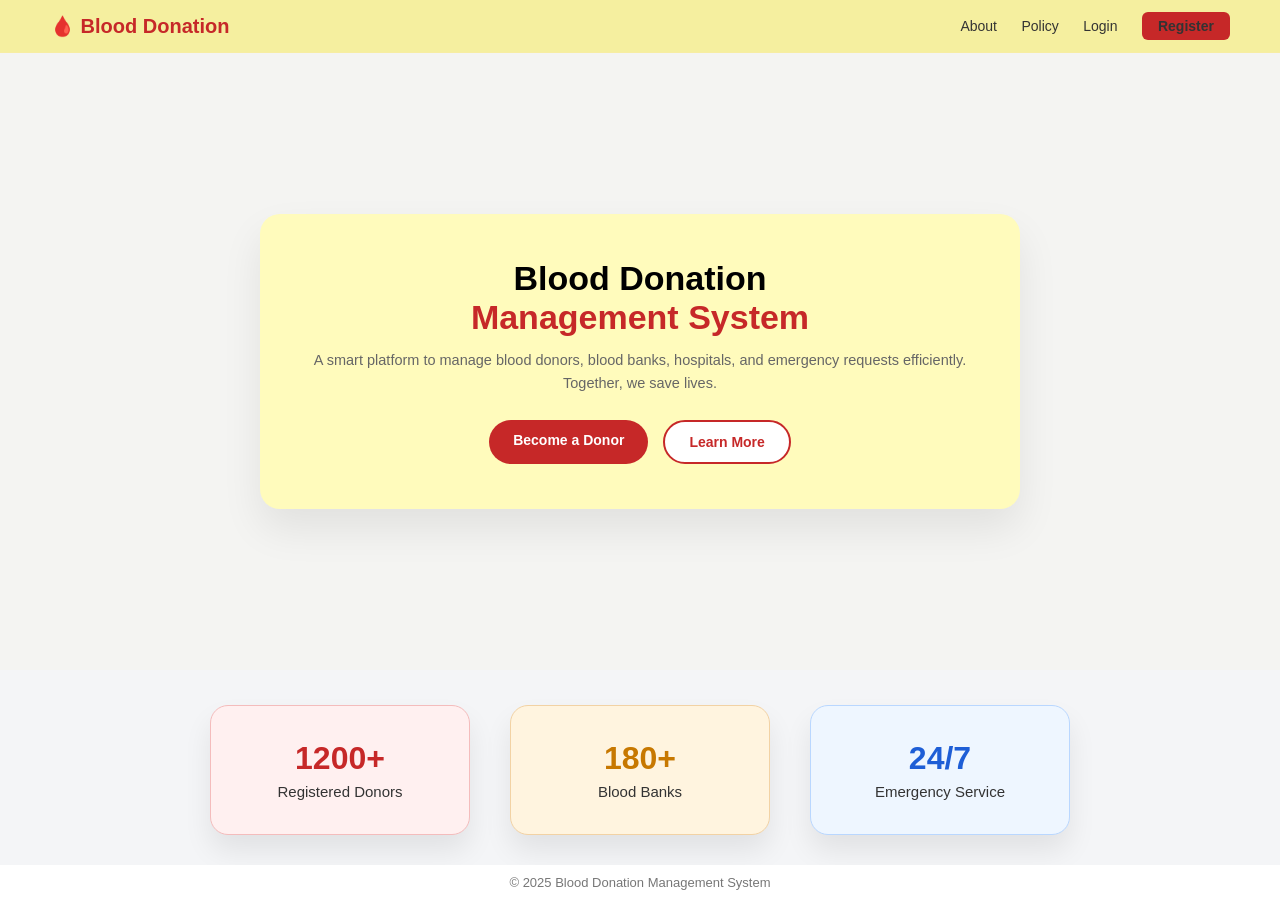
<file: index.html>
<!DOCTYPE html>
<html lang="en">
<head>
    <meta charset="UTF-8">
    <title>Blood Donation Management System</title>
    <link rel="stylesheet" href="index.css">
</head>
<body>

<!-- Header -->
<header class="header">
    <div class="logo">🩸 Blood Donation</div>
    <nav>
        <a href="#">About</a>
        <a href="#">Policy</a>
        <a href="login.html">Login</a>
        <a href="register.html" class="register-btn">Register</a>
    </nav>
</header>

<!-- Hero Section -->
<section class="hero">
    <div class="hero-card">
        <h1>
            Blood Donation <br>
            <span>Management System</span>
        </h1>

        <p>
            A smart platform to manage blood donors, blood banks, hospitals,
            and emergency requests efficiently. Together, we save lives.
        </p>

        <div class="hero-buttons">
            <a href="register.html" class="btn primary">Become a Donor</a>
            <a href="#" class="btn secondary">Learn More</a>
        </div>
    </div>
</section>

<!-- Stats Section -->
<section class="stats-wrapper">
    <div class="stats-card red">
        <h2>1200+</h2>
        <p>Registered Donors</p>
    </div>

    <div class="stats-card yellow">
        <h2>180+</h2>
        <p>Blood Banks</p>
    </div>

    <div class="stats-card blue">
        <h2>24/7</h2>
        <p>Emergency Service</p>
    </div>
</section>

<!-- Footer -->
<footer class="footer">
    © 2025 Blood Donation Management System
</footer>

</body>
</html>
</file>
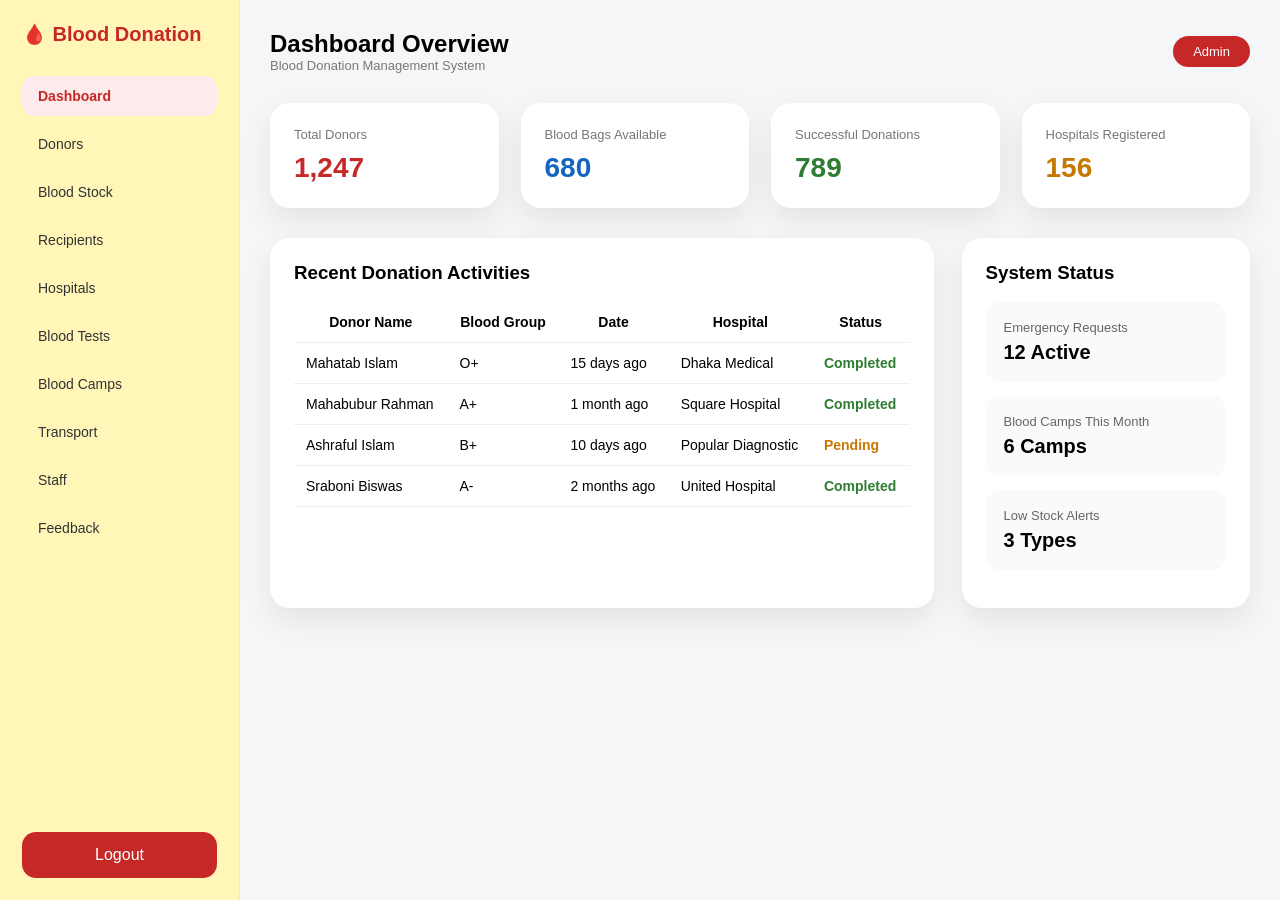
<file: dashboard.html>
<!DOCTYPE html>
<html lang="en">
<head>
    <meta charset="UTF-8">
    <title>Dashboard | Blood Donation Management System</title>
    <link rel="stylesheet" href="dashboard.css">
</head>
<body>

<div class="layout">

    <!-- Sidebar -->
    <aside class="sidebar">
        <h2 class="brand">🩸 Blood Donation</h2>

        <ul class="menu">
            <li class="active">Dashboard</li>
            <li>Donors</li>
            <li>Blood Stock</li>
            <li>Recipients</li>
            <li>Hospitals</li>
            <li>Blood Tests</li>
            <li>Blood Camps</li>
            <li>Transport</li>
            <li>Staff</li>
            <li>Feedback</li>
        </ul>

        <div class="logout">Logout</div>
    </aside>

    <!-- Main -->
    <main class="main">

        <!-- Topbar -->
        <div class="topbar">
            <div>
                <h1>Dashboard Overview</h1>
                <p class="subtitle">Blood Donation Management System</p>
            </div>
            <div class="profile">Admin</div>
        </div>

        <!-- Summary Cards -->
        <section class="stats">
            <div class="stat-card red">
                <p>Total Donors</p>
                <h2>1,247</h2>
            </div>

            <div class="stat-card blue">
                <p>Blood Bags Available</p>
                <h2>680</h2>
            </div>

            <div class="stat-card green">
                <p>Successful Donations</p>
                <h2>789</h2>
            </div>

            <div class="stat-card orange">
                <p>Hospitals Registered</p>
                <h2>156</h2>
            </div>
        </section>

        <!-- Bottom Section -->
        <section class="dashboard-bottom">

            <!-- Recent Activities -->
            <div class="panel">
                <h3>Recent Donation Activities</h3>

                <table class="data-table">
                    <thead>
                        <tr>
                            <th>Donor Name</th>
                            <th>Blood Group</th>
                            <th>Date</th>
                            <th>Hospital</th>
                            <th>Status</th>
                        </tr>
                    </thead>
                    <tbody>
                        <tr>
                            <td>Mahatab Islam</td>
                            <td>O+</td>
                            <td>15 days ago</td>
                            <td>Dhaka Medical</td>
                            <td class="success">Completed</td>
                        </tr>
                        <tr>
                            <td>Mahabubur Rahman</td>
                            <td>A+</td>
                            <td>1 month ago</td>
                            <td>Square Hospital</td>
                            <td class="success">Completed</td>
                        </tr>
                        <tr>
                            <td>Ashraful Islam</td>
                            <td>B+</td>
                            <td>10 days ago</td>
                            <td>Popular Diagnostic</td>
                            <td class="pending">Pending</td>
                        </tr>
                        <tr>
                            <td>Sraboni Biswas</td>
                            <td>A-</td>
                            <td>2 months ago</td>
                            <td>United Hospital</td>
                            <td class="success">Completed</td>
                        </tr>
                    </tbody>
                </table>
            </div>

            <!-- Quick Status -->
            <div class="panel">
                <h3>System Status</h3>

                <div class="status-box">
                    <p>Emergency Requests</p>
                    <h2>12 Active</h2>
                </div>

                <div class="status-box">
                    <p>Blood Camps This Month</p>
                    <h2>6 Camps</h2>
                </div>

                <div class="status-box">
                    <p>Low Stock Alerts</p>
                    <h2>3 Types</h2>
                </div>
            </div>

        </section>

    </main>

</div>

</body>
</html>
</file>
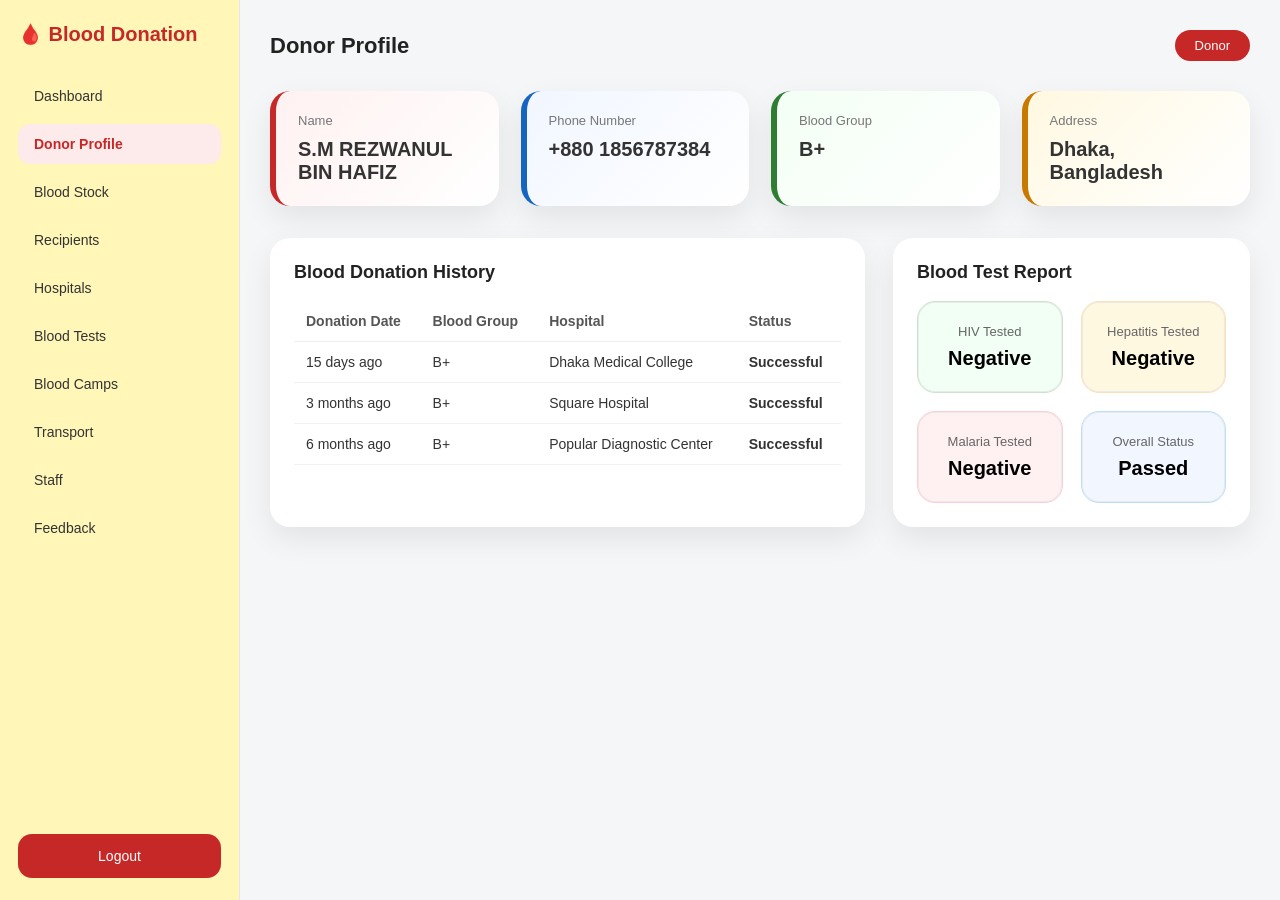
<file: donor.html>
<!DOCTYPE html>
<html lang="en">
<head>
    <meta charset="UTF-8">
    <title>Donor Profile | Blood Donation System</title>
    <link rel="stylesheet" href="donor.css">
</head>
<body>

<div class="layout">

    <!-- Sidebar -->
    <aside class="sidebar">
        <h2 class="brand">🩸 Blood Donation</h2>

        <ul class="menu">
            <li>Dashboard</li>
            <li class="active">Donor Profile</li>
            <li>Blood Stock</li>
            <li>Recipients</li>
            <li>Hospitals</li>
            <li>Blood Tests</li>
            <li>Blood Camps</li>
            <li>Transport</li>
            <li>Staff</li>
            <li>Feedback</li>
        </ul>

        <div class="logout">Logout</div>
    </aside>

    <!-- Main -->
    <main class="main">

        <!-- Topbar -->
        <div class="topbar">
            <h1>Donor Profile</h1>
            <div class="profile">Donor</div>
        </div>

        <!-- Donor Info -->
        <section class="cards">
            <div class="card">
                <p>Name</p>
                <h2>S.M REZWANUL BIN HAFIZ</h2>
            </div>

            <div class="card">
                <p>Phone Number</p>
                <h2>+880 1856787384</h2>
            </div>

            <div class="card">
                <p>Blood Group</p>
                <h2>B+</h2>
            </div>

            <div class="card">
                <p>Address</p>
                <h2>Dhaka, Bangladesh</h2>
            </div>
        </section>

        <!-- Bottom -->
        <section class="dashboard-bottom">

            <!-- Donation History -->
            <div class="panel">
                <h3>Blood Donation History</h3>

                <table class="data-table">
                    <thead>
                        <tr>
                            <th>Donation Date</th>
                            <th>Blood Group</th>
                            <th>Hospital</th>
                            <th>Status</th>
                        </tr>
                    </thead>
                    <tbody>
                        <tr>
                            <td>15 days ago</td>
                            <td>B+</td>
                            <td>Dhaka Medical College</td>
                            <td class="eligible">Successful</td>
                        </tr>
                        <tr>
                            <td>3 months ago</td>
                            <td>B+</td>
                            <td>Square Hospital</td>
                            <td class="eligible">Successful</td>
                        </tr>
                        <tr>
                            <td>6 months ago</td>
                            <td>B+</td>
                            <td>Popular Diagnostic Center</td>
                            <td class="eligible">Successful</td>
                        </tr>
                    </tbody>
                </table>
            </div>

            <!-- Blood Test -->
            <div class="panel">
                <h3>Blood Test Report</h3>

                <div class="test-cards">
                    <div class="test-card green">
                        <p>HIV Tested</p>
                        <h2>Negative</h2>
                    </div>

                    <div class="test-card yellow">
                        <p>Hepatitis Tested</p>
                        <h2>Negative</h2>
                    </div>

                    <div class="test-card red">
                        <p>Malaria Tested</p>
                        <h2>Negative</h2>
                    </div>

                    <div class="test-card blue">
                        <p>Overall Status</p>
                        <h2>Passed</h2>
                    </div>
                </div>
            </div>

        </section>

    </main>

</div>

</body>
</html>
</file>
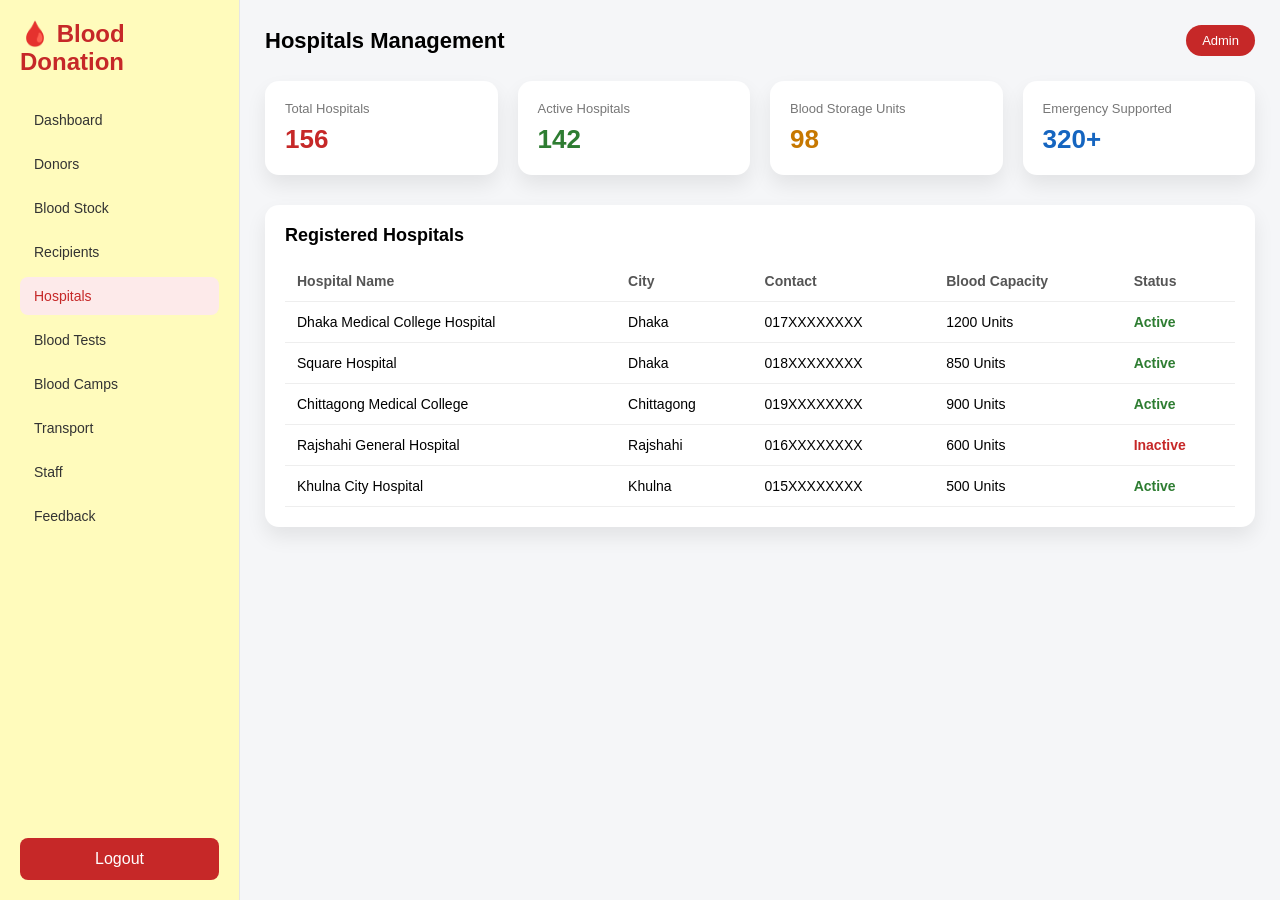
<file: hospital.html>
<!DOCTYPE html>
<html lang="en">
<head>
    <meta charset="UTF-8">
    <title>Hospitals | Blood Donation Management System</title>
    <link rel="stylesheet" href="hospital.css">
</head>
<body>

<div class="layout">

    <!-- Sidebar -->
    <aside class="sidebar">
        <h2 class="brand">🩸 Blood Donation</h2>

        <ul class="menu">
            <li>Dashboard</li>
            <li>Donors</li>
            <li>Blood Stock</li>
            <li>Recipients</li>
            <li class="active">Hospitals</li>
            <li>Blood Tests</li>
            <li>Blood Camps</li>
            <li>Transport</li>
            <li>Staff</li>
            <li>Feedback</li>
        </ul>

        <div class="logout">Logout</div>
    </aside>

    <!-- Main -->
    <main class="main">

        <!-- Topbar -->
        <div class="topbar">
            <h1>Hospitals Management</h1>
            <div class="profile">Admin</div>
        </div>

        <!-- Summary Cards -->
        <section class="cards">
            <div class="card red">
                <p>Total Hospitals</p>
                <h2>156</h2>
            </div>

            <div class="card green">
                <p>Active Hospitals</p>
                <h2>142</h2>
            </div>

            <div class="card yellow">
                <p>Blood Storage Units</p>
                <h2>98</h2>
            </div>

            <div class="card blue">
                <p>Emergency Supported</p>
                <h2>320+</h2>
            </div>
        </section>

        <!-- Hospital Table -->
        <section class="panel">
            <h3>Registered Hospitals</h3>

            <table class="data-table">
                <thead>
                    <tr>
                        <th>Hospital Name</th>
                        <th>City</th>
                        <th>Contact</th>
                        <th>Blood Capacity</th>
                        <th>Status</th>
                    </tr>
                </thead>
                <tbody>
                    <tr>
                        <td>Dhaka Medical College Hospital</td>
                        <td>Dhaka</td>
                        <td>017XXXXXXXX</td>
                        <td>1200 Units</td>
                        <td class="active-status">Active</td>
                    </tr>
                    <tr>
                        <td>Square Hospital</td>
                        <td>Dhaka</td>
                        <td>018XXXXXXXX</td>
                        <td>850 Units</td>
                        <td class="active-status">Active</td>
                    </tr>
                    <tr>
                        <td>Chittagong Medical College</td>
                        <td>Chittagong</td>
                        <td>019XXXXXXXX</td>
                        <td>900 Units</td>
                        <td class="active-status">Active</td>
                    </tr>
                    <tr>
                        <td>Rajshahi General Hospital</td>
                        <td>Rajshahi</td>
                        <td>016XXXXXXXX</td>
                        <td>600 Units</td>
                        <td class="inactive-status">Inactive</td>
                    </tr>
                    <tr>
                        <td>Khulna City Hospital</td>
                        <td>Khulna</td>
                        <td>015XXXXXXXX</td>
                        <td>500 Units</td>
                        <td class="active-status">Active</td>
                    </tr>
                </tbody>
            </table>
        </section>

    </main>

</div>

</body>
</html>
</file>
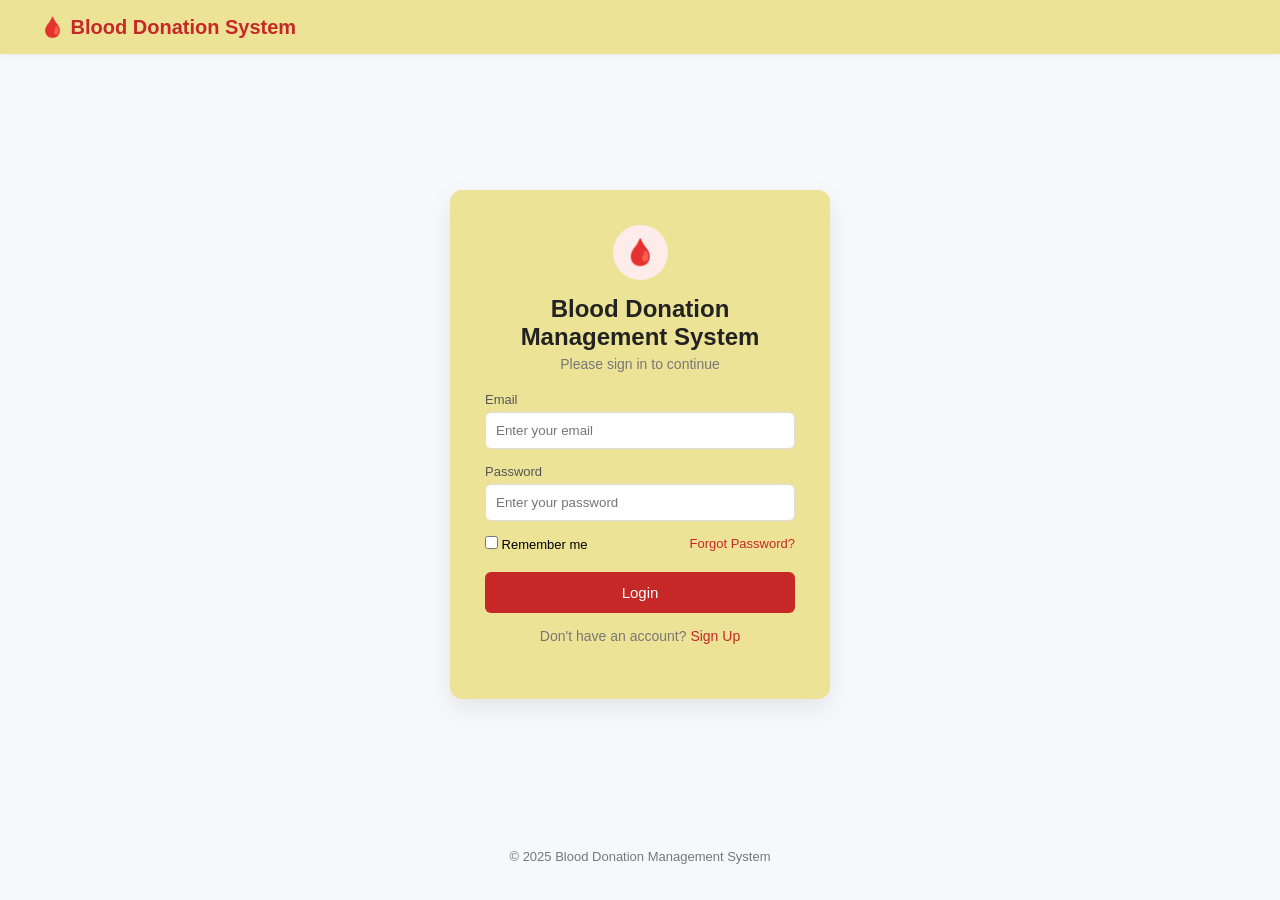
<file: login.html>
<!DOCTYPE html>
<html lang="en">
<head>
    <meta charset="UTF-8">
    <title>Login | Blood Donation Management System</title>
    <link rel="stylesheet" href="login.css">
</head>
<body>

    <!-- Header -->
    <header class="header">
        <div class="logo">
            🩸 Blood Donation System
        </div>
    </header>

    <!-- Login Section -->
    <div class="login-container">
        <div class="login-card">

            <div class="icon">🩸</div>

            <h2>Blood Donation<br>Management System</h2>
            <p>Please sign in to continue</p>

            <form>
                <div class="form-group">
                    <label>Email</label>
                    <input type="email" placeholder="Enter your email">
                </div>

                <div class="form-group">
                    <label>Password</label>
                    <input type="password" placeholder="Enter your password">
                </div>

                <div class="options">
                    <label>
                        <input type="checkbox"> Remember me
                    </label>
                    <a href="#">Forgot Password?</a>
                </div>

                <button type="submit" class="btn-login">Login</button>
            </form>

            <p class="signup-text">
                Don't have an account?
                <a href="register.html">Sign Up</a>
            </p>

        </div>
    </div>

    <!-- Footer -->
    <footer class="footer">
        © 2025 Blood Donation Management System
    </footer>

</body>
</html>
</file>
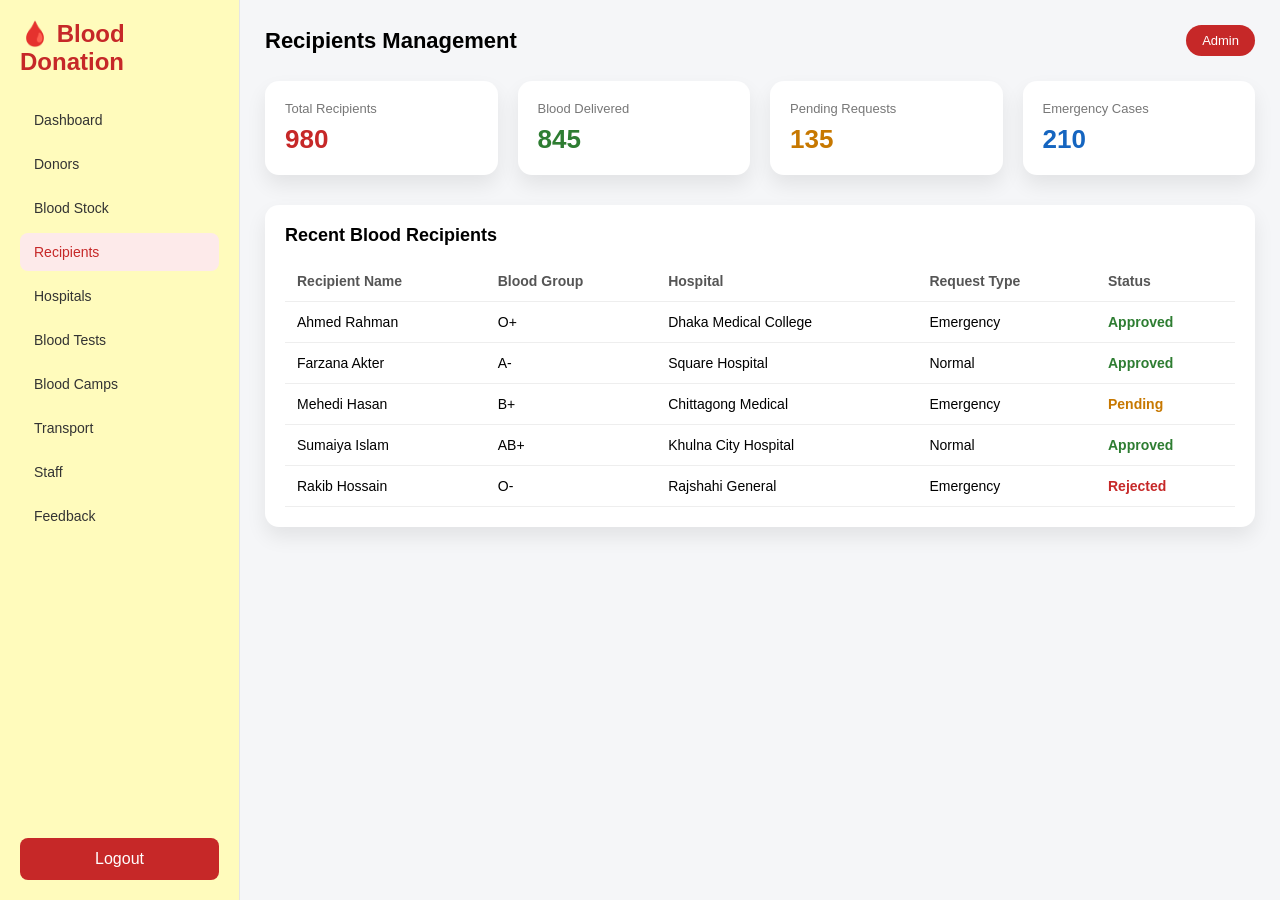
<file: recipient.html>
<!DOCTYPE html>
<html lang="en">
<head>
    <meta charset="UTF-8">
    <title>Recipients | Blood Donation Management System</title>
    <link rel="stylesheet" href="recipient.css">
</head>
<body>

<div class="layout">

    <!-- Sidebar -->
    <aside class="sidebar">
        <h2 class="brand">🩸 Blood Donation</h2>

        <ul class="menu">
            <li>Dashboard</li>
            <li>Donors</li>
            <li>Blood Stock</li>
            <li class="active">Recipients</li>
            <li>Hospitals</li>
            <li>Blood Tests</li>
            <li>Blood Camps</li>
            <li>Transport</li>
            <li>Staff</li>
            <li>Feedback</li>
        </ul>

        <div class="logout">Logout</div>
    </aside>

    <!-- Main -->
    <main class="main">

        <!-- Topbar -->
        <div class="topbar">
            <h1>Recipients Management</h1>
            <div class="profile">Admin</div>
        </div>

        <!-- Summary Cards -->
        <section class="cards">
            <div class="card red">
                <p>Total Recipients</p>
                <h2>980</h2>
            </div>

            <div class="card green">
                <p>Blood Delivered</p>
                <h2>845</h2>
            </div>

            <div class="card yellow">
                <p>Pending Requests</p>
                <h2>135</h2>
            </div>

            <div class="card blue">
                <p>Emergency Cases</p>
                <h2>210</h2>
            </div>
        </section>

        <!-- Recipients Table -->
        <section class="panel">
            <h3>Recent Blood Recipients</h3>

            <table class="data-table">
                <thead>
                    <tr>
                        <th>Recipient Name</th>
                        <th>Blood Group</th>
                        <th>Hospital</th>
                        <th>Request Type</th>
                        <th>Status</th>
                    </tr>
                </thead>
                <tbody>
                    <tr>
                        <td>Ahmed Rahman</td>
                        <td>O+</td>
                        <td>Dhaka Medical College</td>
                        <td>Emergency</td>
                        <td class="approved">Approved</td>
                    </tr>
                    <tr>
                        <td>Farzana Akter</td>
                        <td>A-</td>
                        <td>Square Hospital</td>
                        <td>Normal</td>
                        <td class="approved">Approved</td>
                    </tr>
                    <tr>
                        <td>Mehedi Hasan</td>
                        <td>B+</td>
                        <td>Chittagong Medical</td>
                        <td>Emergency</td>
                        <td class="pending">Pending</td>
                    </tr>
                    <tr>
                        <td>Sumaiya Islam</td>
                        <td>AB+</td>
                        <td>Khulna City Hospital</td>
                        <td>Normal</td>
                        <td class="approved">Approved</td>
                    </tr>
                    <tr>
                        <td>Rakib Hossain</td>
                        <td>O-</td>
                        <td>Rajshahi General</td>
                        <td>Emergency</td>
                        <td class="rejected">Rejected</td>
                    </tr>
                </tbody>
            </table>
        </section>

    </main>

</div>

</body>
</html>
</file>
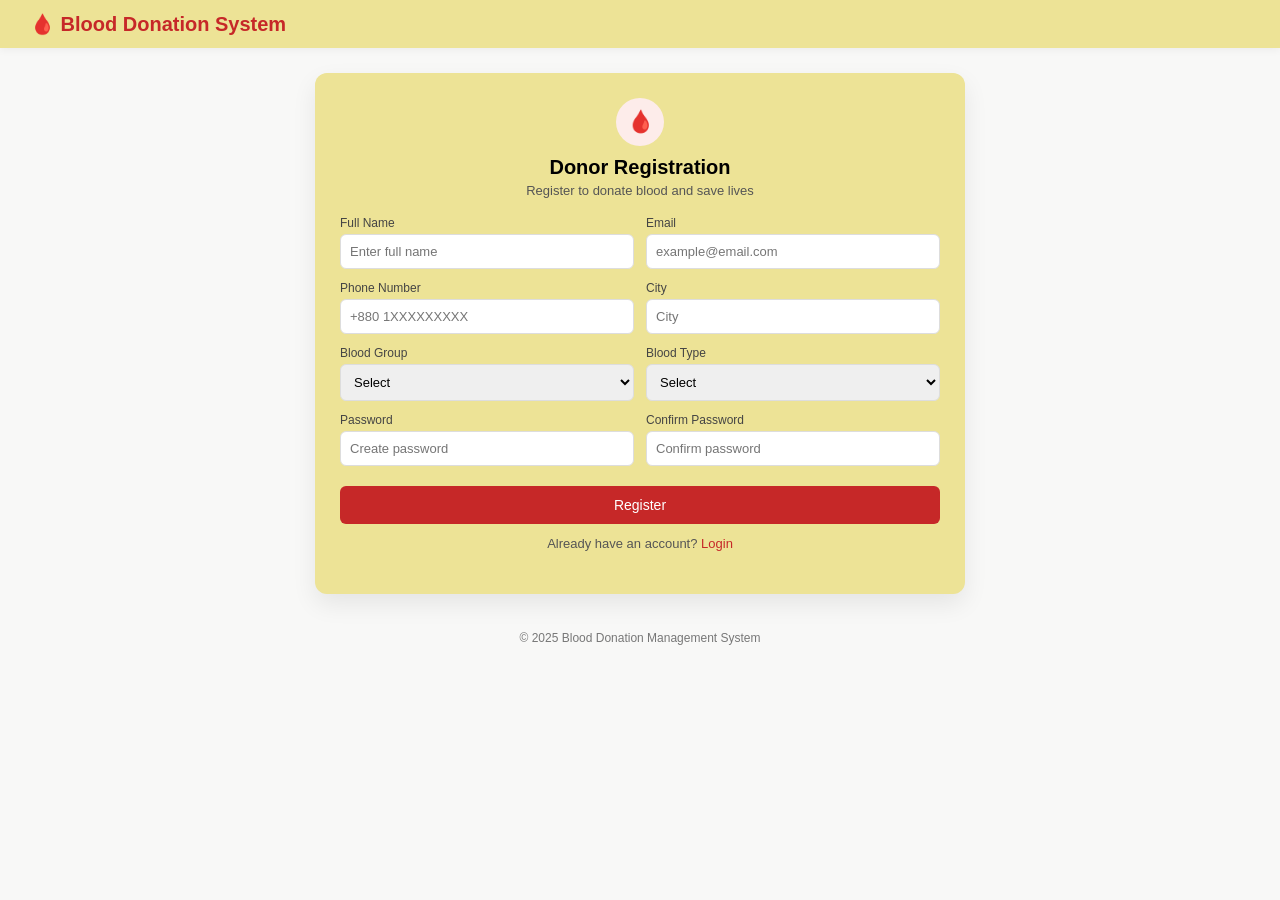
<file: register.html>
<!DOCTYPE html>
<html lang="en">
<head>
    <meta charset="UTF-8">
    <title>Register | Blood Donation Management System</title>
    <link rel="stylesheet" href="register.css">
</head>
<body>

<header class="header">
    <div class="logo">🩸 Blood Donation System</div>
</header>

<div class="register-container">
    <div class="register-card">

        <div class="icon">🩸</div>

        <h2>Donor Registration</h2>
        <p>Register to donate blood and save lives</p>

        <form>
            <div class="row">
                <div class="form-group">
                    <label>Full Name</label>
                    <input type="text" placeholder="Enter full name">
                </div>

                <div class="form-group">
                    <label>Email</label>
                    <input type="email" placeholder="example@email.com">
                </div>
            </div>

            <div class="row">
                <div class="form-group">
                    <label>Phone Number</label>
                    <input type="text" placeholder="+880 1XXXXXXXXX">
                </div>

                <div class="form-group">
                    <label>City</label>
                    <input type="text" placeholder="City">
                </div>
            </div>

            <div class="row">
                <div class="form-group">
                    <label>Blood Group</label>
                    <select>
                        <option>Select</option>
                        <option>A+</option>
                        <option>A-</option>
                        <option>B+</option>
                        <option>B-</option>
                        <option>AB+</option>
                        <option>AB-</option>
                        <option>O+</option>
                        <option>O-</option>
                    </select>
                </div>

                <div class="form-group">
                    <label>Blood Type</label>
                    <select>
                        <option>Select</option>
                        <option>Whole Blood</option>
                        <option>Plasma</option>
                        <option>Platelet</option>
                    </select>
                </div>
            </div>

            <div class="row">
                <div class="form-group">
                    <label>Password</label>
                    <input type="password" placeholder="Create password">
                </div>

                <div class="form-group">
                    <label>Confirm Password</label>
                    <input type="password" placeholder="Confirm password">
                </div>
            </div>

            <button class="btn-register">Register</button>
        </form>

        <p class="login-text">
            Already have an account?
            <a href="login.html">Login</a>
        </p>

    </div>
</div>

<footer class="footer">
    © 2025 Blood Donation Management System
</footer>

</body>
</html>
</file>
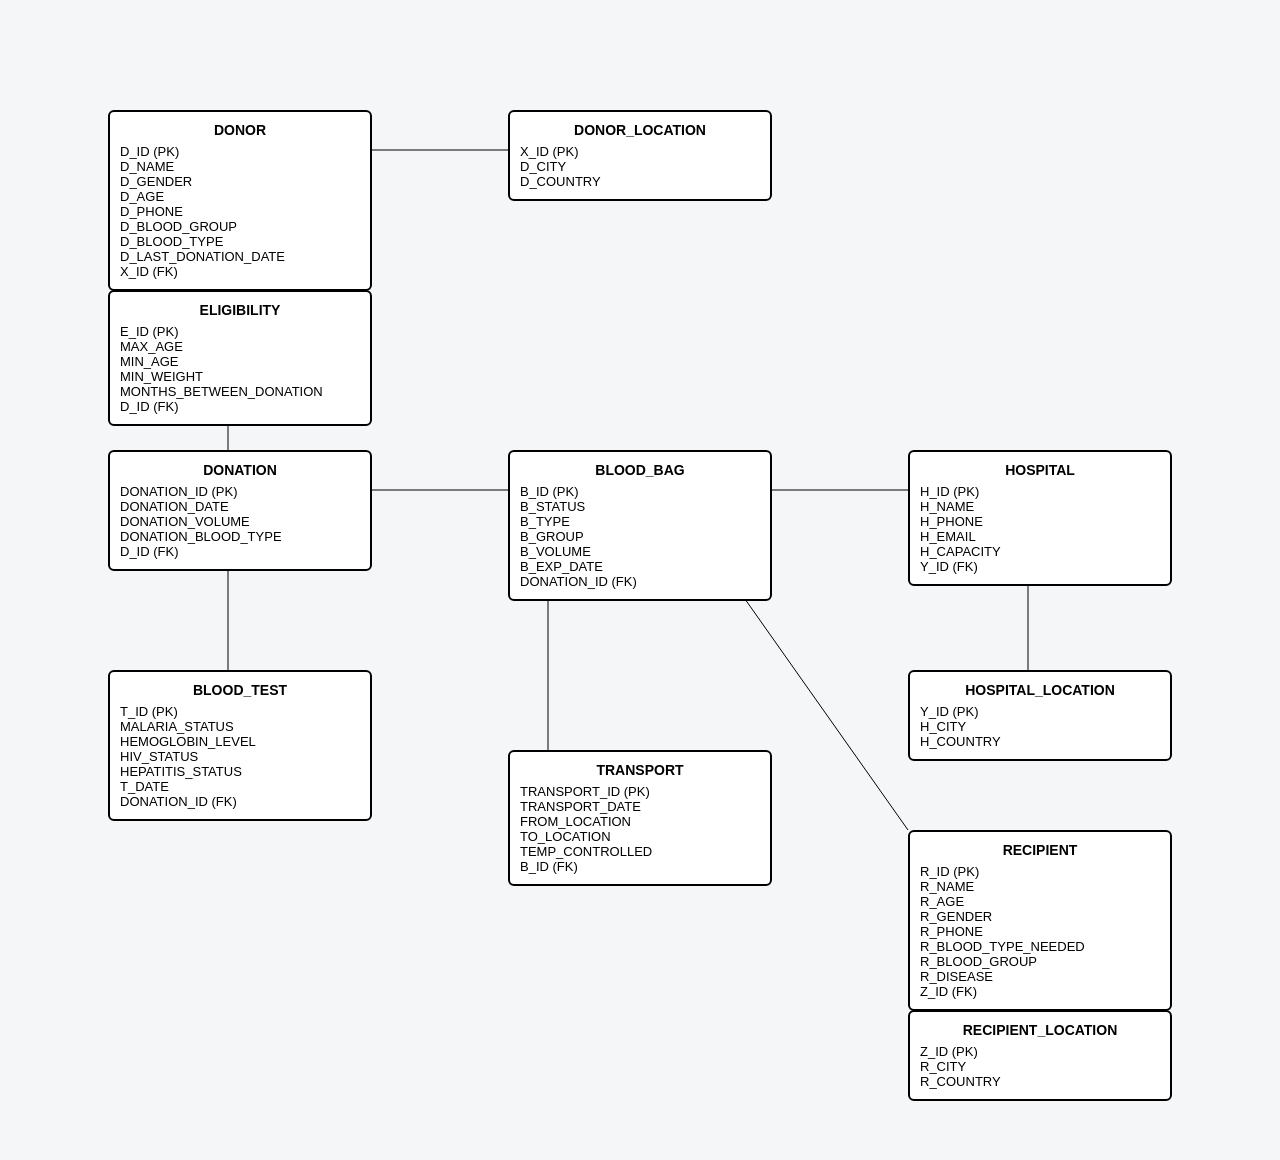
<file: s.html>
<!DOCTYPE html>
<html lang="en">
<head>
<meta charset="UTF-8">
<title>Blood Donation ER Diagram</title>

<style>
body{
    font-family: Arial, sans-serif;
    background:#f5f6f8;
}

.diagram{
    position:relative;
    width:1600px;
    height:1100px;
    margin:30px auto;
}

/* BOX STYLE */
.box{
    position:absolute;
    width:240px;
    background:#fff;
    border:2px solid #000;
    border-radius:6px;
    padding:10px;
    font-size:13px;
}

.box h3{
    text-align:center;
    margin:0 0 6px;
    font-size:14px;
    text-transform:uppercase;
}

/* SVG LINES */
svg{
    position:absolute;
    top:0;
    left:0;
    width:1600px;
    height:1100px;
    pointer-events:none;
}
</style>
</head>

<body>

<div class="diagram">

<!-- ================= SVG CONNECTIONS ================= -->
<svg>
    <!-- Donor → Eligibility -->
    <line x1="220" y1="160" x2="220" y2="270" stroke="black"/>

    <!-- Donor → Donor Location -->
    <line x1="340" y1="120" x2="540" y2="120" stroke="black"/>

    <!-- Donor → Donation -->
    <line x1="220" y1="220" x2="220" y2="420" stroke="black"/>

    <!-- Donation → Blood Test -->
    <line x1="220" y1="500" x2="220" y2="640" stroke="black"/>

    <!-- Donation → Blood Bag -->
    <line x1="340" y1="460" x2="540" y2="460" stroke="black"/>

    <!-- Blood Bag → Hospital -->
    <line x1="660" y1="460" x2="900" y2="460" stroke="black"/>

    <!-- Hospital → Hospital Location -->
    <line x1="1020" y1="500" x2="1020" y2="640" stroke="black"/>

    <!-- Blood Bag → Transport -->
    <line x1="540" y1="520" x2="540" y2="720" stroke="black"/>

    <!-- Blood Bag → Recipient -->
    <line x1="660" y1="460" x2="900" y2="800" stroke="black"/>

    <!-- Recipient → Recipient Location -->
    <line x1="1020" y1="860" x2="1020" y2="980" stroke="black"/>
</svg>

<!-- ================= BOXES ================= -->

<!-- DONOR -->
<div class="box" style="top:80px; left:100px;">
<h3>DONOR</h3>
D_ID (PK)<br>
D_NAME<br>
D_GENDER<br>
D_AGE<br>
D_PHONE<br>
D_BLOOD_GROUP<br>
D_BLOOD_TYPE<br>
D_LAST_DONATION_DATE<br>
X_ID (FK)
</div>

<!-- ELIGIBILITY -->
<div class="box" style="top:260px; left:100px;">
<h3>ELIGIBILITY</h3>
E_ID (PK)<br>
MAX_AGE<br>
MIN_AGE<br>
MIN_WEIGHT<br>
MONTHS_BETWEEN_DONATION<br>
D_ID (FK)
</div>

<!-- DONOR LOCATION -->
<div class="box" style="top:80px; left:500px;">
<h3>DONOR_LOCATION</h3>
X_ID (PK)<br>
D_CITY<br>
D_COUNTRY
</div>

<!-- DONATION -->
<div class="box" style="top:420px; left:100px;">
<h3>DONATION</h3>
DONATION_ID (PK)<br>
DONATION_DATE<br>
DONATION_VOLUME<br>
DONATION_BLOOD_TYPE<br>
D_ID (FK)
</div>

<!-- BLOOD TEST -->
<div class="box" style="top:640px; left:100px;">
<h3>BLOOD_TEST</h3>
T_ID (PK)<br>
MALARIA_STATUS<br>
HEMOGLOBIN_LEVEL<br>
HIV_STATUS<br>
HEPATITIS_STATUS<br>
T_DATE<br>
DONATION_ID (FK)
</div>

<!-- BLOOD BAG -->
<div class="box" style="top:420px; left:500px;">
<h3>BLOOD_BAG</h3>
B_ID (PK)<br>
B_STATUS<br>
B_TYPE<br>
B_GROUP<br>
B_VOLUME<br>
B_EXP_DATE<br>
DONATION_ID (FK)
</div>

<!-- HOSPITAL -->
<div class="box" style="top:420px; left:900px;">
<h3>HOSPITAL</h3>
H_ID (PK)<br>
H_NAME<br>
H_PHONE<br>
H_EMAIL<br>
H_CAPACITY<br>
Y_ID (FK)
</div>

<!-- HOSPITAL LOCATION -->
<div class="box" style="top:640px; left:900px;">
<h3>HOSPITAL_LOCATION</h3>
Y_ID (PK)<br>
H_CITY<br>
H_COUNTRY
</div>

<!-- TRANSPORT -->
<div class="box" style="top:720px; left:500px;">
<h3>TRANSPORT</h3>
TRANSPORT_ID (PK)<br>
TRANSPORT_DATE<br>
FROM_LOCATION<br>
TO_LOCATION<br>
TEMP_CONTROLLED<br>
B_ID (FK)
</div>

<!-- RECIPIENT -->
<div class="box" style="top:800px; left:900px;">
<h3>RECIPIENT</h3>
R_ID (PK)<br>
R_NAME<br>
R_AGE<br>
R_GENDER<br>
R_PHONE<br>
R_BLOOD_TYPE_NEEDED<br>
R_BLOOD_GROUP<br>
R_DISEASE<br>
Z_ID (FK)
</div>

<!-- RECIPIENT LOCATION -->
<div class="box" style="top:980px; left:900px;">
<h3>RECIPIENT_LOCATION</h3>
Z_ID (PK)<br>
R_CITY<br>
R_COUNTRY
</div>

</div>

</body>
</html>
</file>
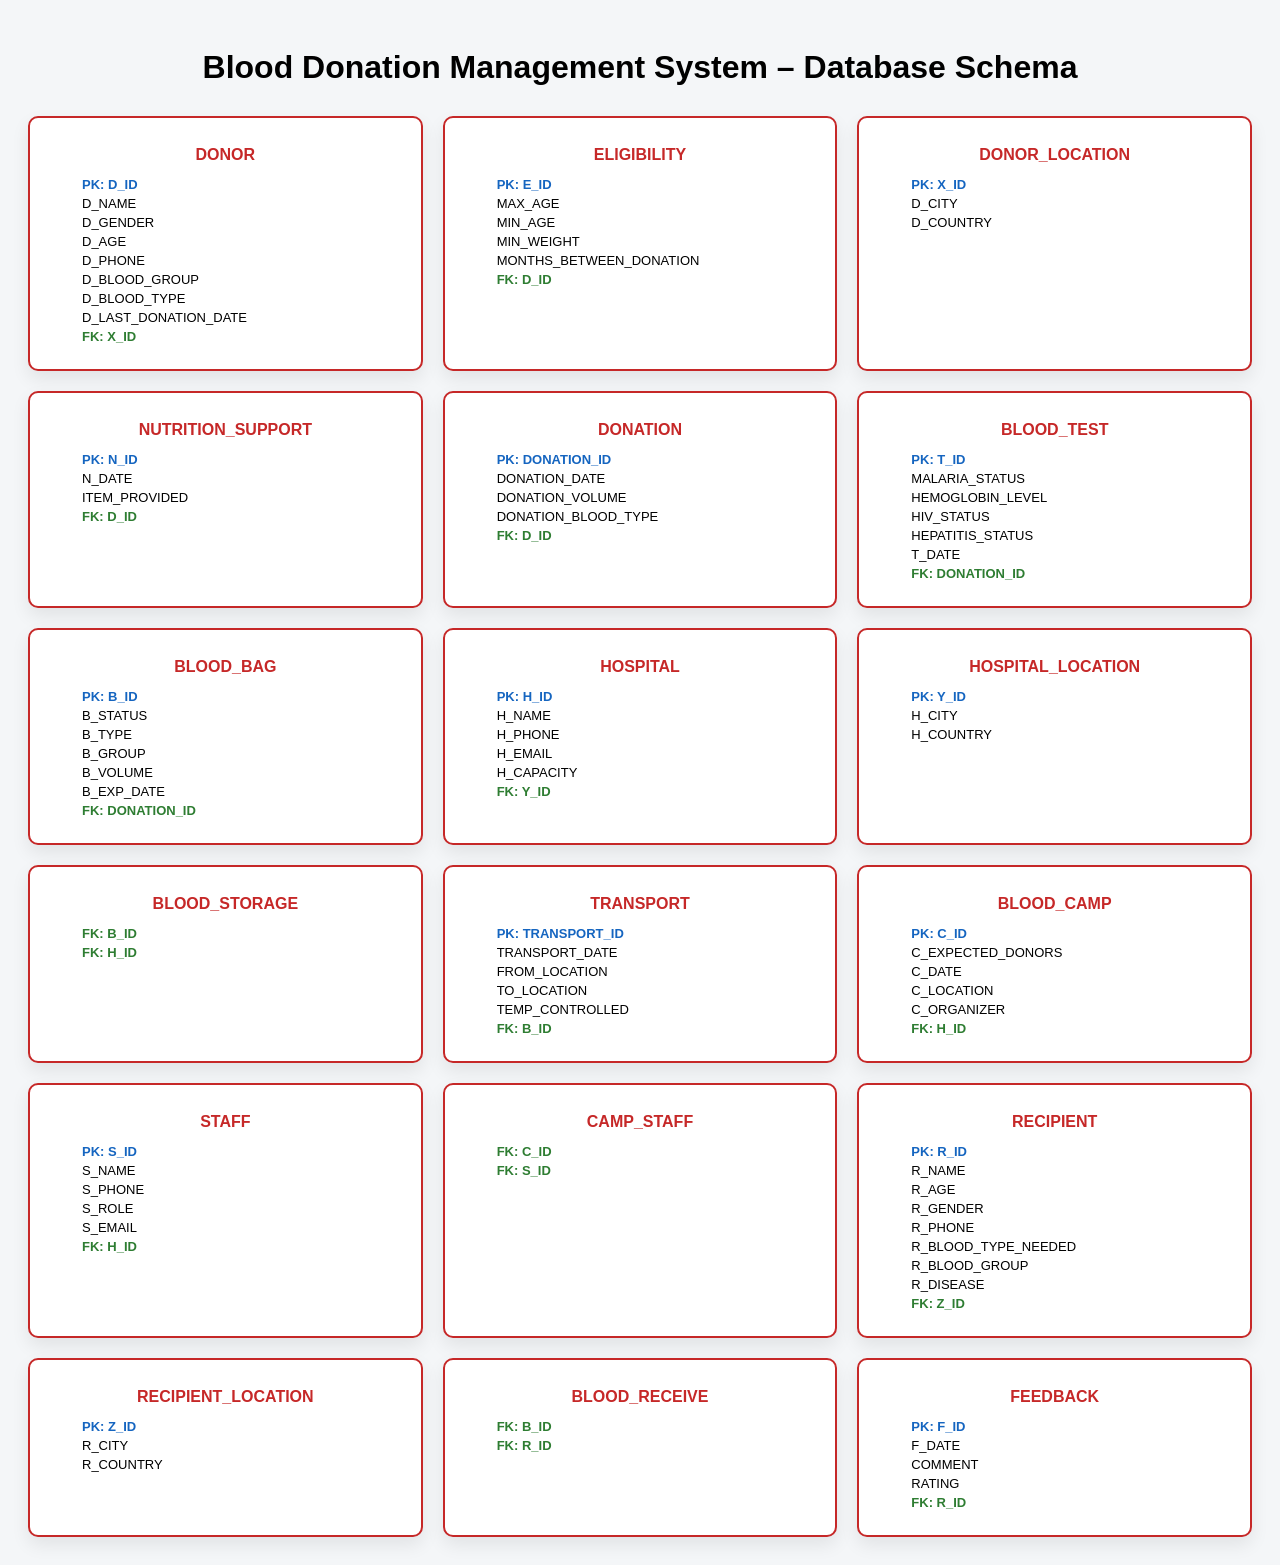
<file: schema.html>
<!DOCTYPE html>
<html lang="en">
<head>
<meta charset="UTF-8">
<title>Blood Donation Management System – Schema</title>

<style>
body{
    font-family: Arial, sans-serif;
    background:#f4f6f8;
    padding:20px;
}

h1{
    text-align:center;
    margin-bottom:30px;
}

.schema{
    display:grid;
    grid-template-columns: repeat(3, 1fr);
    gap:20px;
}

.box{
    background:#fff;
    border:2px solid #c62828;
    border-radius:10px;
    padding:12px;
    box-shadow:0 8px 18px rgba(0,0,0,0.08);
}

.box h3{
    text-align:center;
    color:#c62828;
    margin-bottom:10px;
    font-size:16px;
}

.box ul{
    list-style:none;
    font-size:13px;
}

.box li{
    margin-bottom:4px;
}

.pk{ color:#1565c0; font-weight:bold; }
.fk{ color:#2e7d32; font-weight:bold; }
</style>
</head>

<body>

<h1>Blood Donation Management System – Database Schema</h1>

<div class="schema">

<!-- 1 -->
<div class="box">
<h3>DONOR</h3>
<ul>
<li class="pk">PK: D_ID</li>
<li>D_NAME</li>
<li>D_GENDER</li>
<li>D_AGE</li>
<li>D_PHONE</li>
<li>D_BLOOD_GROUP</li>
<li>D_BLOOD_TYPE</li>
<li>D_LAST_DONATION_DATE</li>
<li class="fk">FK: X_ID</li>
</ul>
</div>

<!-- 2 -->
<div class="box">
<h3>ELIGIBILITY</h3>
<ul>
<li class="pk">PK: E_ID</li>
<li>MAX_AGE</li>
<li>MIN_AGE</li>
<li>MIN_WEIGHT</li>
<li>MONTHS_BETWEEN_DONATION</li>
<li class="fk">FK: D_ID</li>
</ul>
</div>

<!-- 3 -->
<div class="box">
<h3>DONOR_LOCATION</h3>
<ul>
<li class="pk">PK: X_ID</li>
<li>D_CITY</li>
<li>D_COUNTRY</li>
</ul>
</div>

<!-- 4 -->
<div class="box">
<h3>NUTRITION_SUPPORT</h3>
<ul>
<li class="pk">PK: N_ID</li>
<li>N_DATE</li>
<li>ITEM_PROVIDED</li>
<li class="fk">FK: D_ID</li>
</ul>
</div>

<!-- 5 -->
<div class="box">
<h3>DONATION</h3>
<ul>
<li class="pk">PK: DONATION_ID</li>
<li>DONATION_DATE</li>
<li>DONATION_VOLUME</li>
<li>DONATION_BLOOD_TYPE</li>
<li class="fk">FK: D_ID</li>
</ul>
</div>

<!-- 6 -->
<div class="box">
<h3>BLOOD_TEST</h3>
<ul>
<li class="pk">PK: T_ID</li>
<li>MALARIA_STATUS</li>
<li>HEMOGLOBIN_LEVEL</li>
<li>HIV_STATUS</li>
<li>HEPATITIS_STATUS</li>
<li>T_DATE</li>
<li class="fk">FK: DONATION_ID</li>
</ul>
</div>

<!-- 7 -->
<div class="box">
<h3>BLOOD_BAG</h3>
<ul>
<li class="pk">PK: B_ID</li>
<li>B_STATUS</li>
<li>B_TYPE</li>
<li>B_GROUP</li>
<li>B_VOLUME</li>
<li>B_EXP_DATE</li>
<li class="fk">FK: DONATION_ID</li>
</ul>
</div>

<!-- 8 -->
<div class="box">
<h3>HOSPITAL</h3>
<ul>
<li class="pk">PK: H_ID</li>
<li>H_NAME</li>
<li>H_PHONE</li>
<li>H_EMAIL</li>
<li>H_CAPACITY</li>
<li class="fk">FK: Y_ID</li>
</ul>
</div>

<!-- 9 -->
<div class="box">
<h3>HOSPITAL_LOCATION</h3>
<ul>
<li class="pk">PK: Y_ID</li>
<li>H_CITY</li>
<li>H_COUNTRY</li>
</ul>
</div>

<!-- 10 -->
<div class="box">
<h3>BLOOD_STORAGE</h3>
<ul>
<li class="fk">FK: B_ID</li>
<li class="fk">FK: H_ID</li>
</ul>
</div>

<!-- 11 -->
<div class="box">
<h3>TRANSPORT</h3>
<ul>
<li class="pk">PK: TRANSPORT_ID</li>
<li>TRANSPORT_DATE</li>
<li>FROM_LOCATION</li>
<li>TO_LOCATION</li>
<li>TEMP_CONTROLLED</li>
<li class="fk">FK: B_ID</li>
</ul>
</div>

<!-- 12 -->
<div class="box">
<h3>BLOOD_CAMP</h3>
<ul>
<li class="pk">PK: C_ID</li>
<li>C_EXPECTED_DONORS</li>
<li>C_DATE</li>
<li>C_LOCATION</li>
<li>C_ORGANIZER</li>
<li class="fk">FK: H_ID</li>
</ul>
</div>

<!-- 13 -->
<div class="box">
<h3>STAFF</h3>
<ul>
<li class="pk">PK: S_ID</li>
<li>S_NAME</li>
<li>S_PHONE</li>
<li>S_ROLE</li>
<li>S_EMAIL</li>
<li class="fk">FK: H_ID</li>
</ul>
</div>

<!-- 14 -->
<div class="box">
<h3>CAMP_STAFF</h3>
<ul>
<li class="fk">FK: C_ID</li>
<li class="fk">FK: S_ID</li>
</ul>
</div>

<!-- 15 -->
<div class="box">
<h3>RECIPIENT</h3>
<ul>
<li class="pk">PK: R_ID</li>
<li>R_NAME</li>
<li>R_AGE</li>
<li>R_GENDER</li>
<li>R_PHONE</li>
<li>R_BLOOD_TYPE_NEEDED</li>
<li>R_BLOOD_GROUP</li>
<li>R_DISEASE</li>
<li class="fk">FK: Z_ID</li>
</ul>
</div>

<!-- 16 -->
<div class="box">
<h3>RECIPIENT_LOCATION</h3>
<ul>
<li class="pk">PK: Z_ID</li>
<li>R_CITY</li>
<li>R_COUNTRY</li>
</ul>
</div>

<!-- 17 -->
<div class="box">
<h3>BLOOD_RECEIVE</h3>
<ul>
<li class="fk">FK: B_ID</li>
<li class="fk">FK: R_ID</li>
</ul>
</div>

<!-- 18 -->
<div class="box">
<h3>FEEDBACK</h3>
<ul>
<li class="pk">PK: F_ID</li>
<li>F_DATE</li>
<li>COMMENT</li>
<li>RATING</li>
<li class="fk">FK: R_ID</li>
</ul>
</div>

</div>

</body>
</html>
</file>
<file: index.css>
*{
    margin:0;
    padding:0;
    box-sizing:border-box;
    font-family:"Segoe UI", Arial, sans-serif;
}

/* Body */
body{
    background:rgb(244, 244, 242);
    min-height:100vh;
    display:flex;
    flex-direction:column;
}

/* Header */
.header{
    display:flex;
    justify-content:space-between;
    align-items:center;
    padding:14px 50px;
    background:#f5ef9f;
    border-bottom:1px solid #f7eda3;
}

.logo{
    font-size:20px;
    font-weight:700;
    color:#c62828;
}

.header nav a{
    margin-left:20px;
    text-decoration:none;
    font-size:14px;
    color:#333;
}

.register-btn{
    padding:6px 16px;
    background:#c62828;
    color:#fff;
    border-radius:6px;
    font-weight:600;
}

/* Hero */
.hero{
    flex:1;
    display:flex;
    justify-content:center;
    align-items:center;
    padding:35px 20px;
}

.hero-card{
    background:#fffbbc;;
    max-width:760px;
    width:100%;
    padding:45px;
    border-radius:20px;
    text-align:center;
    box-shadow:0 20px 40px rgba(0,0,0,0.08);
}

.hero-card h1{
    font-size:34px;
    margin-bottom:12px;
}

.hero-card h1 span{
    color:#c62828;
}

.hero-card p{
    font-size:14.5px;
    color:#666;
    line-height:1.6;
    margin-bottom:25px;
}

/* Buttons */
.hero-buttons{
    display:flex;
    justify-content:center;
    gap:15px;
}

.btn{
    padding:12px 24px;
    border-radius:30px;
    font-size:14px;
    text-decoration:none;
    font-weight:600;
}

.primary{
    background:#c62828;
    color:#fff;
}

.secondary{
    background:#fff;
    border:2px solid #c62828;
    color:#c62828;
}

/* Stats Section */
.stats-wrapper{
    display:flex;
    justify-content:center;
    gap:40px;
    padding:35px 20px 30px;
    background:#f4f5f7;
}

.stats-card{
    width:260px;
    height:130px;
    border-radius:18px;
    display:flex;
    flex-direction:column;
    justify-content:center;
    align-items:center;
    box-shadow:0 16px 28px rgba(0,0,0,0.08);
}

.stats-card h2{
    font-size:32px;
    font-weight:700;
    margin-bottom:6px;
}

.stats-card p{
    font-size:15px;
    color:#333;
}

/* Pastel Colors */
.stats-card.red{
    background:#fff0f0;
    border:1px solid #f4bcbc;
}
.stats-card.red h2{
    color:#c62828;
}

.stats-card.yellow{
    background:#fff4df;
    border:1px solid #f2d2a4;
}
.stats-card.yellow h2{
    color:#c77800;
}

.stats-card.blue{
    background:#eef6ff;
    border:1px solid #b9d7ff;
}
.stats-card.blue h2{
    color:#1e5ed6;
}

/* Footer */
.footer{
    text-align:center;
    padding:10px;
    font-size:13px;
    color:#777;
    background:#ffffff;
}

/* Responsive Safety */
@media(max-width:900px){
    .stats-wrapper{
        flex-direction:column;
        align-items:center;
        gap:25px;
    }

    .hero-card{
        padding:35px 25px;
    }
}
</file>
<file: dashboard.css>
*{
    margin:0;
    padding:0;
    box-sizing:border-box;
    font-family:"Segoe UI", Arial, sans-serif;
}

body{
    background:#f4f6f8;
    overflow:hidden;
}

/* Layout */
.layout{
    display:flex;
    height:100vh;
}

/* Sidebar */
.sidebar{
    width:240px;
    background:#fff6b8;
    padding:22px;
    display:flex;
    flex-direction:column;
    border-right:1px solid #e6e6e6;
}

.brand{
    font-size:20px;
    font-weight:700;
    color:#c62828;
    margin-bottom:30px;
}

.menu{
    list-style:none;
    flex:1;
}

.menu li{
    padding:12px 16px;
    margin-bottom:8px;
    border-radius:12px;
    cursor:pointer;
    font-size:14px;
    color:#333;
}

.menu li.active,
.menu li:hover{
    background:#fdeaea;
    color:#c62828;
    font-weight:600;
}

.logout{
    background:#c62828;
    color:#fff;
    padding:14px;
    text-align:center;
    border-radius:14px;
}

/* Main */
.main{
    flex:1;
    padding:30px;
}

/* Topbar */
.topbar{
    display:flex;
    justify-content:space-between;
    align-items:center;
    margin-bottom:30px;
}

.topbar h1{
    font-size:24px;
}

.subtitle{
    font-size:13px;
    color:#777;
}

.profile{
    background:#c62828;
    color:#fff;
    padding:8px 20px;
    border-radius:22px;
    font-size:13px;
}

/* Stats */
.stats{
    display:grid;
    grid-template-columns:repeat(4,1fr);
    gap:22px;
    margin-bottom:30px;
}

.stat-card{
    background:#fff;
    padding:24px;
    border-radius:20px;
    box-shadow:0 12px 30px rgba(0,0,0,0.08);
}

.stat-card p{
    font-size:13px;
    color:#777;
}

.stat-card h2{
    margin-top:10px;
    font-size:28px;
    font-weight:700;
}

.red h2{ color:#c62828; }
.blue h2{ color:#1565c0; }
.green h2{ color:#2e7d32; }
.orange h2{ color:#c77800; }

/* Bottom */
.dashboard-bottom{
    display:grid;
    grid-template-columns:2.3fr 1fr;
    gap:28px;
}

.panel{
    background:#fff;
    padding:24px;
    border-radius:20px;
    box-shadow:0 12px 30px rgba(0,0,0,0.08);
}

.panel h3{
    margin-bottom:18px;
}

/* Table */
.data-table{
    width:100%;
    border-collapse:collapse;
}

.data-table th,
.data-table td{
    padding:12px;
    border-bottom:1px solid #eee;
    font-size:14px;
}

.success{
    color:#2e7d32;
    font-weight:600;
}

.pending{
    color:#c77800;
    font-weight:600;
}

/* Status box */
.status-box{
    background:#f9fafb;
    padding:18px;
    border-radius:14px;
    margin-bottom:14px;
}

.status-box p{
    font-size:13px;
    color:#666;
}

.status-box h2{
    margin-top:6px;
    font-size:20px;
    font-weight:700;
}

/* Responsive safe */
@media(max-width:1100px){
    body{
        overflow:auto;
    }

    .stats{
        grid-template-columns:repeat(2,1fr);
    }

    .dashboard-bottom{
        grid-template-columns:1fr;
    }
}
</file>
<file: donor.css>
/* ===== RESET ===== */
*{
    margin:0;
    padding:0;
    box-sizing:border-box;
    font-family:"Segoe UI", Arial, sans-serif;
}

body{
    background:#f4f6f8;
    overflow:hidden; /* screenshot friendly */
}

/* ===== LAYOUT ===== */
.layout{
    display:flex;
    height:100vh;
}

/* ===== SIDEBAR ===== */
.sidebar{
    width:240px;
    background:#fff6b8;
    padding:22px 18px;
    display:flex;
    flex-direction:column;
    border-right:1px solid #e6e6e6;
}

.brand{
    font-size:20px;
    font-weight:700;
    color:#c62828;
    margin-bottom:30px;
}

.menu{
    list-style:none;
    flex:1;
}

.menu li{
    padding:12px 16px;
    margin-bottom:8px;
    border-radius:12px;
    cursor:pointer;
    font-size:14px;
    color:#333;
    transition:0.25s;
}

.menu li:hover{
    background:#fdeaea;
    color:#c62828;
}

.menu li.active{
    background:#fdeaea;
    color:#c62828;
    font-weight:600;
}

.logout{
    background:#c62828;
    color:#fff;
    padding:14px;
    text-align:center;
    border-radius:14px;
    font-size:14px;
    cursor:pointer;
}

/* ===== MAIN ===== */
.main{
    flex:1;
    padding:30px;
}

/* ===== TOPBAR ===== */
.topbar{
    display:flex;
    justify-content:space-between;
    align-items:center;
    margin-bottom:30px;
}

.topbar h1{
    font-size:22px;
    font-weight:600;
    color:#222;
}

.profile{
    background:#c62828;
    color:#fff;
    padding:8px 20px;
    border-radius:22px;
    font-size:13px;
}

/* ===== INFO CARDS ===== */
.cards{
    display:grid;
    grid-template-columns:repeat(4,1fr);
    gap:22px;
    margin-bottom:32px;
}

.card{
    background:#ffffff;
    padding:22px;
    border-radius:20px;
    box-shadow:0 12px 30px rgba(0,0,0,0.08);
}

.card p{
    font-size:13px;
    color:#777;
}

.card h2{
    margin-top:10px;
    font-size:20px;
    font-weight:700;
    color:#333;
}

/* ===== COLORED INFO BOXES ===== */
.cards .card:nth-child(1){
    background:linear-gradient(135deg,#fff1f1,#ffffff);
    border-left:6px solid #c62828;
}

.cards .card:nth-child(2){
    background:linear-gradient(135deg,#f1f6ff,#ffffff);
    border-left:6px solid #1565c0;
}

.cards .card:nth-child(3){
    background:linear-gradient(135deg,#f3fff4,#ffffff);
    border-left:6px solid #2e7d32;
}

.cards .card:nth-child(4){
    background:linear-gradient(135deg,#fff8e1,#ffffff);
    border-left:6px solid #c77800;
}

/* ===== BOTTOM SECTION ===== */
.dashboard-bottom{
    display:grid;
    grid-template-columns:2fr 1.2fr;
    gap:28px;
}

/* ===== PANEL ===== */
.panel{
    background:#ffffff;
    padding:24px;
    border-radius:20px;
    box-shadow:0 12px 30px rgba(0,0,0,0.08);
}

.panel h3{
    font-size:18px;
    margin-bottom:18px;
    color:#222;
}

/* ===== TABLE ===== */
.data-table{
    width:100%;
    border-collapse:collapse;
}

.data-table th{
    padding:12px;
    text-align:left;
    font-size:14px;
    color:#555;
    border-bottom:1px solid #eee;
}

.data-table td{
    padding:12px;
    font-size:14px;
    border-bottom:1px solid #f1f1f1;
    color:#333;
}

.data-table tbody tr:hover{
    background:#fafafa;
}

.eligible{
    color:#2e7d32;
    font-weight:600;
}

.not-eligible{
    color:#c62828;
    font-weight:600;
}

/* ===== BLOOD TEST BOXES ===== */
.test-cards{
    display:grid;
    grid-template-columns:repeat(2,1fr);
    gap:18px;
}

.test-card{
    padding:22px;
    border-radius:18px;
    text-align:center;
    box-shadow:inset 0 0 0 1px #eaeaea;
}

.test-card p{
    font-size:13px;
    color:#666;
}

.test-card h2{
    margin-top:8px;
    font-size:20px;
    font-weight:700;
}

/* TEST COLORS */
.test-card.green{
    background:#f1fff4;
    border:1px solid #c8e6c9;
}

.test-card.yellow{
    background:#fff8e1;
    border:1px solid #ffe0b2;
}

.test-card.red{
    background:#fff1f1;
    border:1px solid #ffcdd2;
}

.test-card.blue{
    background:#f1f6ff;
    border:1px solid #bbdefb;
}

/* ===== RESPONSIVE SAFE ===== */
@media(max-width:1100px){
    body{
        overflow:auto;
    }

    .cards{
        grid-template-columns:repeat(2,1fr);
    }

    .dashboard-bottom{
        grid-template-columns:1fr;
    }
}
</file>
<file: hospital.css>
*{
    margin:0;
    padding:0;
    box-sizing:border-box;
    font-family:"Segoe UI", Arial, sans-serif;
}

body{
    background:#f5f6f8;
}

/* Layout */
.layout{
    display:flex;
    min-height:100vh;
}

/* Sidebar */
.sidebar{
    width:240px;
    background:#fffbbc;
    border-right:1px solid #e5e5e5;
    padding:20px;
    display:flex;
    flex-direction:column;
}

.brand{
    color:#c62828;
    margin-bottom:25px;
}

.menu{
    list-style:none;
    flex:1;
}

.menu li{
    padding:11px 14px;
    border-radius:8px;
    margin-bottom:6px;
    cursor:pointer;
    color:#333;
    font-size:14px;
}

.menu li.active,
.menu li:hover{
    background:#fdeaea;
    color:#c62828;
}

.logout{
    padding:12px;
    text-align:center;
    background:#c62828;
    color:#fff;
    border-radius:8px;
    cursor:pointer;
}

/* Main */
.main{
    flex:1;
    padding:25px;
}

/* Topbar */
.topbar{
    display:flex;
    justify-content:space-between;
    align-items:center;
    margin-bottom:25px;
}

.topbar h1{
    font-size:22px;
}

.profile{
    background:#c62828;
    color:#fff;
    padding:8px 16px;
    border-radius:20px;
    font-size:13px;
}

/* Cards */
.cards{
    display:grid;
    grid-template-columns:repeat(4,1fr);
    gap:20px;
    margin-bottom:30px;
}

.card{
    background:#ffffff;
    padding:20px;
    border-radius:14px;
    box-shadow:0 10px 20px rgba(0,0,0,0.08);
}

.card p{
    font-size:13px;
    color:#777;
}

.card h2{
    font-size:26px;
    margin-top:8px;
}

.red h2{ color:#c62828; }
.green h2{ color:#2e7d32; }
.yellow h2{ color:#c77800; }
.blue h2{ color:#1565c0; }

/* Panel */
.panel{
    background:#ffffff;
    padding:20px;
    border-radius:14px;
    box-shadow:0 10px 20px rgba(0,0,0,0.08);
}

.panel h3{
    margin-bottom:15px;
    font-size:18px;
}

/* Table */
.data-table{
    width:100%;
    border-collapse:collapse;
}

.data-table th,
.data-table td{
    padding:12px;
    font-size:14px;
    border-bottom:1px solid #eee;
    text-align:left;
}

.data-table th{
    color:#555;
}

.active-status{
    color:#2e7d32;
    font-weight:600;
}

.inactive-status{
    color:#c62828;
    font-weight:600;
}

/* Responsive */
@media(max-width:1100px){
    .cards{
        grid-template-columns:repeat(2,1fr);
    }
}
</file>
<file: login.css>
* {
    margin: 0;
    padding: 0;
    box-sizing: border-box;
    font-family: 'Segoe UI', Arial, sans-serif;
}

body {
    background: #f6f8fb;
    min-height: 100vh;
}

/* Header */
.header {
    background: #ede396;
    padding: 15px 40px;
    box-shadow: 0 2px 8px rgba(0,0,0,0.05);
}

.logo {
    font-size: 20px;
    font-weight: bold;
    color: #c62828;
}

/* Login Section */
.login-container {
    display: flex;
    justify-content: center;
    align-items: center;
    height: calc(100vh - 120px);
}

.login-card {
    background: #ede396;
    width: 380px;
    padding: 35px;
    border-radius: 12px;
    box-shadow: 0 10px 25px rgba(0,0,0,0.08);
    text-align: center;
}

.icon {
    width: 55px;
    height: 55px;
    background: #fdecea;
    color: #c62828;
    font-size: 26px;
    border-radius: 50%;
    margin: 0 auto 15px;
    display: flex;
    align-items: center;
    justify-content: center;
}

.login-card h2 {
    color: #222;
    margin-bottom: 5px;
}

.login-card p {
    color: #777;
    font-size: 14px;
    margin-bottom: 20px;
}

/* Form */
.form-group {
    text-align: left;
    margin-bottom: 15px;
}

.form-group label {
    font-size: 13px;
    color: #555;
    margin-bottom: 5px;
    display: block;
}

.form-group input {
    width: 100%;
    padding: 10px;
    border: 1px solid #ddd;
    border-radius: 6px;
    outline: none;
}

.form-group input:focus {
    border-color: #c62828;
}

/* Options */
.options {
    display: flex;
    justify-content: space-between;
    align-items: center;
    font-size: 13px;
    margin-bottom: 20px;
}

.options a {
    color: #c62828;
    text-decoration: none;
}

/* Button */
.btn-login {
    width: 100%;
    padding: 12px;
    background: #c62828;
    border: none;
    color: #fff;
    font-size: 15px;
    border-radius: 6px;
    cursor: pointer;
}

.btn-login:hover {
    background: #b71c1c;
}

/* Signup */
.signup-text {
    margin-top: 15px;
    font-size: 14px;
}

.signup-text a {
    color: #c62828;
    text-decoration: none;
    font-weight: 500;
}

/* Footer */
.footer {
    text-align: center;
    padding: 15px;
    font-size: 13px;
    color: #777;
}
</file>
<file: recipient.css>
*{
    margin:0;
    padding:0;
    box-sizing:border-box;
    font-family:"Segoe UI", Arial, sans-serif;
}

body{
    background:#f5f6f8;
}

/* Layout */
.layout{
    display:flex;
    min-height:100vh;
}

/* Sidebar */
.sidebar{
    width:240px;
    background:#fffbbc;
    border-right:1px solid #e5e5e5;
    padding:20px;
    display:flex;
    flex-direction:column;
}

.brand{
    color:#c62828;
    margin-bottom:25px;
}

.menu{
    list-style:none;
    flex:1;
}

.menu li{
    padding:11px 14px;
    border-radius:8px;
    margin-bottom:6px;
    cursor:pointer;
    color:#333;
    font-size:14px;
}

.menu li.active,
.menu li:hover{
    background:#fdeaea;
    color:#c62828;
}

.logout{
    padding:12px;
    text-align:center;
    background:#c62828;
    color:#fff;
    border-radius:8px;
    cursor:pointer;
}

/* Main */
.main{
    flex:1;
    padding:25px;
}

/* Topbar */
.topbar{
    display:flex;
    justify-content:space-between;
    align-items:center;
    margin-bottom:25px;
}

.topbar h1{
    font-size:22px;
}

.profile{
    background:#c62828;
    color:#fff;
    padding:8px 16px;
    border-radius:20px;
    font-size:13px;
}

/* Cards */
.cards{
    display:grid;
    grid-template-columns:repeat(4,1fr);
    gap:20px;
    margin-bottom:30px;
}

.card{
    background:#ffffff;
    padding:20px;
    border-radius:14px;
    box-shadow:0 10px 20px rgba(0,0,0,0.08);
}

.card p{
    font-size:13px;
    color:#777;
}

.card h2{
    font-size:26px;
    margin-top:8px;
}

.red h2{ color:#c62828; }
.green h2{ color:#2e7d32; }
.yellow h2{ color:#c77800; }
.blue h2{ color:#1565c0; }

/* Panel */
.panel{
    background:#ffffff;
    padding:20px;
    border-radius:14px;
    box-shadow:0 10px 20px rgba(0,0,0,0.08);
}

.panel h3{
    margin-bottom:15px;
    font-size:18px;
}

/* Table */
.data-table{
    width:100%;
    border-collapse:collapse;
}

.data-table th,
.data-table td{
    padding:12px;
    font-size:14px;
    border-bottom:1px solid #eee;
    text-align:left;
}

.data-table th{
    color:#555;
}

/* Status */
.approved{
    color:#2e7d32;
    font-weight:600;
}

.pending{
    color:#c77800;
    font-weight:600;
}

.rejected{
    color:#c62828;
    font-weight:600;
}

/* Responsive */
@media(max-width:1100px){
    .cards{
        grid-template-columns:repeat(2,1fr);
    }
}
</file>
<file: register.css>
* {
    margin: 0;
    padding: 0;
    box-sizing: border-box;
    font-family: 'Segoe UI', Arial, sans-serif;
}

body {
    background: #f8f8f7;
    min-height: 100vh;
}

/* ================= Header ================= */
.header {
    background: #ede396;
    padding: 12px 30px;
    box-shadow: 0 2px 8px rgba(0,0,0,0.05);
}

.logo {
    font-size: 20px;
    font-weight: bold;
    color: #c62828;
}

/* ================= Container ================= */
.register-container {
    display: flex;
    justify-content: center;
    align-items: center;
    padding: 25px 0;
}

/* ================= Card ================= */
.register-card {
    background: #ede396;
    width: 90%;
    max-width: 650px;          /* 13.5 inch perfect */
    padding: 25px;
    border-radius: 12px;
    box-shadow: 0 10px 25px rgba(0,0,0,0.08);
    text-align: center;
}

/* ================= Icon ================= */
.icon {
    width: 48px;
    height: 48px;
    background: #fdecea;
    color: #c62828;
    font-size: 22px;
    border-radius: 50%;
    margin: 0 auto 10px;
    display: flex;
    align-items: center;
    justify-content: center;
}

/* ================= Title ================= */
.register-card h2 {
    font-size: 20px;
    margin-bottom: 4px;
}

.register-card p {
    color: #555;
    font-size: 13px;
    margin-bottom: 18px;
}

/* ================= Form ================= */
.row {
    display: flex;
    gap: 12px;
    margin-bottom: 12px;
}

.form-group {
    flex: 1;
    text-align: left;
}

.form-group label {
    font-size: 12px;
    color: #444;
    display: block;
    margin-bottom: 4px;
}

.form-group input,
.form-group select {
    width: 100%;
    padding: 9px;
    border: 1px solid #ddd;
    border-radius: 6px;
    outline: none;
    font-size: 13px;
}

.form-group input:focus,
.form-group select:focus {
    border-color: #c62828;
}

/* ================= Button ================= */
.btn-register {
    width: 100%;
    padding: 11px;
    background: #c62828;
    color: #fff;
    border: none;
    border-radius: 6px;
    font-size: 14px;
    cursor: pointer;
    margin-top: 8px;
}

.btn-register:hover {
    background: #b71c1c;
}

/* ================= Login Text ================= */
.login-text {
    margin-top: 12px;
    font-size: 13px;
}

.login-text a {
    color: #c62828;
    text-decoration: none;
    font-weight: 500;
}

/* ================= Footer ================= */
.footer {
    text-align: center;
    padding: 12px;
    font-size: 12px;
    color: #777;
}

/* ================= Responsive Safety ================= */
@media (max-width: 900px) {
    .row {
        flex-direction: column;
    }
}
</file>
